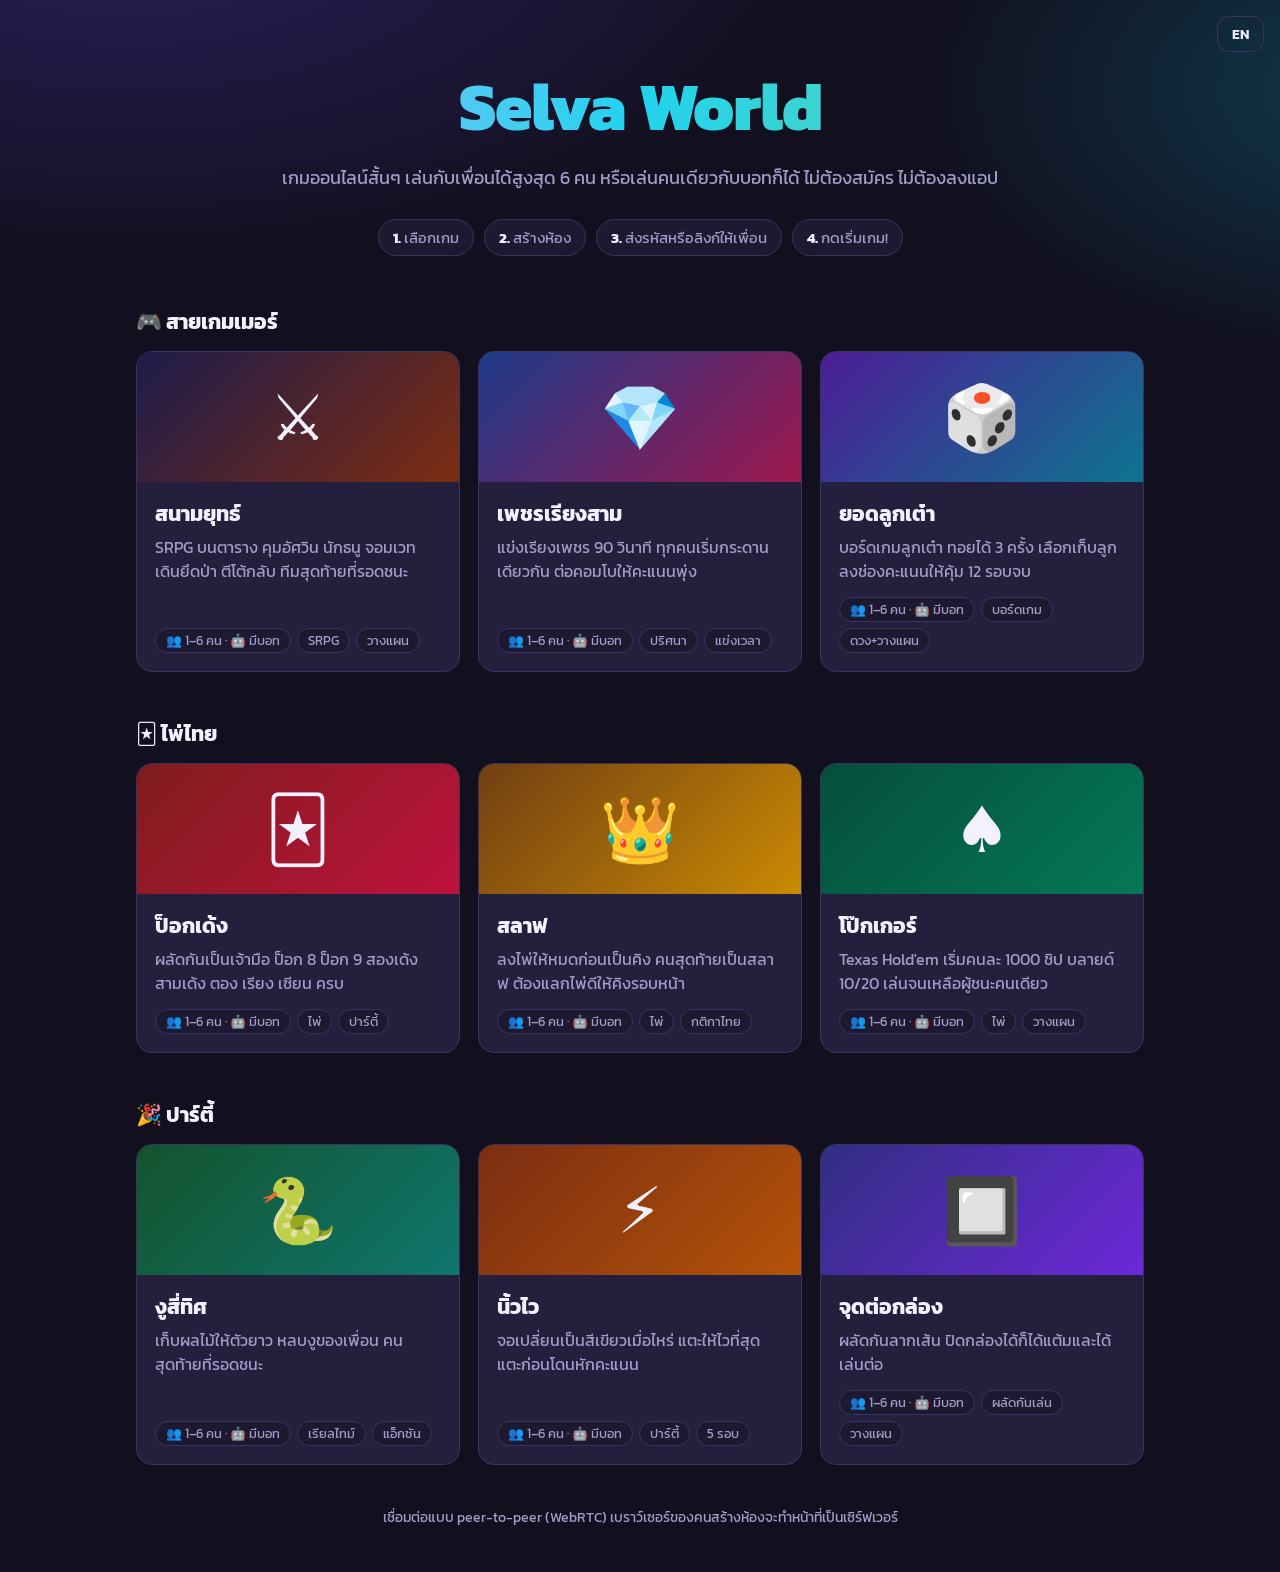
<file: index.html>
<!doctype html>
<html lang="th">
<head>
  <meta charset="utf-8">
  <meta name="viewport" content="width=device-width, initial-scale=1">
  <title>Selva World</title>
  <meta name="description" content="Selva World: เกมออนไลน์เล่นกับเพื่อนได้ 1–6 คนบนเว็บ · Online games for 1–6 friends in the browser">
  <link rel="icon" href="data:image/svg+xml,<svg xmlns='http://www.w3.org/2000/svg' viewBox='0 0 100 100'><text y='.9em' font-size='90'>🎮</text></svg>">
  <link rel="stylesheet" href="css/style.css">
</head>
<body>
  <header class="hero">
    <h1 class="logo">Selva World</h1>
    <p data-i18n="p.tagline"></p>
    <ol class="steps">
      <li><b>1.</b> <span data-i18n="p.step1"></span></li>
      <li><b>2.</b> <span data-i18n="p.step2"></span></li>
      <li><b>3.</b> <span data-i18n="p.step3"></span></li>
      <li><b>4.</b> <span data-i18n="p.step4"></span></li>
    </ol>
  </header>

  <main class="wrap">
    <div id="games"></div>
  </main>

  <p class="footer" data-i18n="p.footer"></p>

  <script type="module">
    import { t, addStrings, onLang } from './js/i18n.js';

    // To add a game: add it to a section below, add its name ('g.<id>') to js/i18n.js,
    // its description/tags here, and create games/<id>/.
    const SECTIONS = [
      { title: 'p.sec.gamer', games: [
        { id: 'tactics',  icon: '⚔️', bg: 'linear-gradient(135deg,#1e1b4b,#7c2d12)', tags: ['tag.srpg', 'tag.strategy'] },
        { id: 'gems',     icon: '💎', bg: 'linear-gradient(135deg,#1e3a8a,#9d174d)', tags: ['tag.puzzle', 'tag.timed'] },
        { id: 'dice',     icon: '🎲', bg: 'linear-gradient(135deg,#4c1d95,#0e7490)', tags: ['tag.board', 'tag.luck'] },
      ] },
      { title: 'p.sec.cards', games: [
        { id: 'pokdeng',  icon: '🃏', bg: 'linear-gradient(135deg,#7f1d1d,#be123c)', tags: ['tag.cards', 'tag.party'] },
        { id: 'slave',    icon: '👑', bg: 'linear-gradient(135deg,#713f12,#ca8a04)', tags: ['tag.cards', 'tag.thai'] },
        { id: 'poker',    icon: '♠️', bg: 'linear-gradient(135deg,#064e3b,#047857)', tags: ['tag.cards', 'tag.strategy'] },
      ] },
      { title: 'p.sec.party', games: [
        { id: 'snake',    icon: '🐍', bg: 'linear-gradient(135deg,#14532d,#0f766e)', tags: ['tag.realtime', 'tag.action'] },
        { id: 'reaction', icon: '⚡', bg: 'linear-gradient(135deg,#7c2d12,#b45309)', tags: ['tag.party', 'tag.5rounds'] },
        { id: 'dots',     icon: '🔲', bg: 'linear-gradient(135deg,#312e81,#6d28d9)', tags: ['tag.turns', 'tag.strategy'] },
      ] },
    ];

    addStrings({
      th: {
        'p.tagline': 'เกมออนไลน์สั้นๆ เล่นกับเพื่อนได้สูงสุด 6 คน หรือเล่นคนเดียวกับบอทก็ได้ ไม่ต้องสมัคร ไม่ต้องลงแอป',
        'p.step1': 'เลือกเกม', 'p.step2': 'สร้างห้อง', 'p.step3': 'ส่งรหัสหรือลิงก์ให้เพื่อน', 'p.step4': 'กดเริ่มเกม!',
        'p.footer': 'เชื่อมต่อแบบ peer-to-peer (WebRTC) เบราว์เซอร์ของคนสร้างห้องจะทำหน้าที่เป็นเซิร์ฟเวอร์',
        'p.sec.gamer': '🎮 สายเกมเมอร์', 'p.sec.cards': '🃏 ไพ่ไทย', 'p.sec.party': '🎉 ปาร์ตี้',
        'p.players': '👥 1–6 คน · 🤖 มีบอท',
        'd.tactics': 'SRPG บนตาราง คุมอัศวิน นักธนู จอมเวท เดินยึดป่า ตีโต้กลับ ทีมสุดท้ายที่รอดชนะ',
        'd.gems': 'แข่งเรียงเพชร 90 วินาที ทุกคนเริ่มกระดานเดียวกัน ต่อคอมโบให้คะแนนพุ่ง',
        'd.dice': 'บอร์ดเกมลูกเต๋า ทอยได้ 3 ครั้ง เลือกเก็บลูก ลงช่องคะแนนให้คุ้ม 12 รอบจบ',
        'd.pokdeng': 'ผลัดกันเป็นเจ้ามือ ป็อก 8 ป็อก 9 สองเด้ง สามเด้ง ตอง เรียง เซียน ครบ',
        'd.slave': 'ลงไพ่ให้หมดก่อนเป็นคิง คนสุดท้ายเป็นสลาฟ ต้องแลกไพ่ดีให้คิงรอบหน้า',
        'd.poker': "Texas Hold'em เริ่มคนละ 1000 ชิป บลายด์ 10/20 เล่นจนเหลือผู้ชนะคนเดียว",
        'd.snake': 'เก็บผลไม้ให้ตัวยาว หลบงูของเพื่อน คนสุดท้ายที่รอดชนะ',
        'd.reaction': 'จอเปลี่ยนเป็นสีเขียวเมื่อไหร่ แตะให้ไวที่สุด แตะก่อนโดนหักคะแนน',
        'd.dots': 'ผลัดกันลากเส้น ปิดกล่องได้ก็ได้แต้มและได้เล่นต่อ',
        'tag.srpg': 'SRPG', 'tag.strategy': 'วางแผน', 'tag.puzzle': 'ปริศนา', 'tag.timed': 'แข่งเวลา', 'tag.board': 'บอร์ดเกม',
        'tag.luck': 'ดวง+วางแผน', 'tag.cards': 'ไพ่', 'tag.party': 'ปาร์ตี้', 'tag.thai': 'กติกาไทย', 'tag.realtime': 'เรียลไทม์',
        'tag.action': 'แอ็กชัน', 'tag.5rounds': '5 รอบ', 'tag.turns': 'ผลัดกันเล่น',
      },
      en: {
        'p.tagline': 'Quick online games for up to 6 friends, or play solo against bots. No sign-up, no install.',
        'p.step1': 'Pick a game', 'p.step2': 'Create a room', 'p.step3': 'Send the code or link to friends', 'p.step4': 'Hit start!',
        'p.footer': "Peer-to-peer (WebRTC): the room creator's browser acts as the game server",
        'p.sec.gamer': '🎮 For gamers', 'p.sec.cards': '🃏 Thai card games', 'p.sec.party': '🎉 Party',
        'p.players': '👥 1–6 players · 🤖 bots',
        'd.tactics': 'Grid SRPG: command a knight, archer and mage, take the forests, trade blows. Last squad standing wins.',
        'd.gems': 'A 90-second match-3 race. Everyone starts from the same board; chain combos to rack up points.',
        'd.dice': 'Tabletop dice: roll up to 3 times, keep the dice you like and fill the best category. 12 rounds.',
        'd.pokdeng': 'Take turns as dealer. Pok 8/9, double and triple deng, three of a kind, straights, court cards.',
        'd.slave': 'Get rid of your cards first to be King. The last one out is the Slave and hands over their best cards.',
        'd.poker': "Texas Hold'em with 1000 chips each and 10/20 blinds, played until one winner remains.",
        'd.snake': 'Eat fruit to grow, dodge the other snakes. Last snake alive wins.',
        'd.reaction': "Tap the moment the screen turns green. Tap too early and you lose a point.",
        'd.dots': 'Take turns drawing lines. Close a box to score and go again.',
        'tag.srpg': 'SRPG', 'tag.strategy': 'Strategy', 'tag.puzzle': 'Puzzle', 'tag.timed': 'Timed', 'tag.board': 'Tabletop',
        'tag.luck': 'Luck + tactics', 'tag.cards': 'Cards', 'tag.party': 'Party', 'tag.thai': 'Thai rules', 'tag.realtime': 'Real-time',
        'tag.action': 'Action', 'tag.5rounds': '5 rounds', 'tag.turns': 'Turn-based',
      },
    });

    const card = (g) => `
      <a class="game-card" href="games/${g.id}/">
        <div class="art" style="background:${g.bg}">${g.icon}</div>
        <div class="body">
          <h2>${t('g.' + g.id)}</h2>
          <p>${t('d.' + g.id)}</p>
          <div class="tags"><span class="tag">${t('p.players')}</span>${g.tags.map((k) => `<span class="tag">${t(k)}</span>`).join('')}</div>
        </div>
      </a>`;
    const render = () => {
      document.getElementById('games').innerHTML = SECTIONS.map((s) =>
        `<h2 class="section-title">${t(s.title)}</h2><div class="games">${s.games.map(card).join('')}</div>`).join('');
    };
    render();
    onLang(render);
  </script>
</body>
</html>
</file>
<file: css/style.css>
@import url('https://fonts.googleapis.com/css2?family=Kanit:wght@400;600;800&display=swap');

:root {
  --bg: #12101f;
  --bg2: #1c1930;
  --card: #241f3d;
  --line: #3a3360;
  --text: #f3f0ff;
  --muted: #a49cc9;
  --accent: #8b5cf6;
  --accent2: #22d3ee;
  --good: #7bd389;
  --bad: #ff5c7a;
  --radius: 16px;
  color-scheme: dark;
}

* { box-sizing: border-box; }
[hidden] { display: none !important; }

body {
  margin: 0;
  min-height: 100vh;
  font-family: 'Kanit', system-ui, sans-serif;
  color: var(--text);
  background:
    radial-gradient(1200px 600px at 10% -10%, #2b1f5c 0%, transparent 60%),
    radial-gradient(900px 500px at 110% 10%, #0f3b4d 0%, transparent 55%),
    var(--bg);
  background-attachment: fixed;
}

a { color: var(--accent2); }

.wrap { max-width: 1040px; margin: 0 auto; padding: 0 16px; }

/* ---------- top bar ---------- */
.topbar {
  display: flex; align-items: center; gap: 12px;
  max-width: 1040px; margin: 0 auto; padding: 16px;
}
.topbar h1 { font-size: 1.25rem; margin: 0; }
.back { text-decoration: none; color: var(--muted); font-size: .95rem; }
.back:hover { color: var(--text); }

/* ---------- portal ---------- */
.hero { text-align: center; padding: 56px 16px 24px; }
.logo {
  font-size: clamp(2.4rem, 8vw, 4.2rem); font-weight: 800; margin: 0; letter-spacing: -1px;
  background: linear-gradient(90deg, #c4b5fd, var(--accent2), #7bd389);
  -webkit-background-clip: text; background-clip: text; color: transparent;
}
.hero p { color: var(--muted); font-size: 1.1rem; margin: 8px 0 0; }

.steps { display: flex; flex-wrap: wrap; justify-content: center; gap: 10px; margin: 28px 0 8px; padding: 0; list-style: none; }
.steps li {
  background: var(--bg2); border: 1px solid var(--line); border-radius: 999px;
  padding: 6px 14px; color: var(--muted); font-size: .95rem;
}
.steps b { color: var(--text); }

.games { display: grid; grid-template-columns: repeat(auto-fill, minmax(260px, 1fr)); gap: 18px; padding: 8px 0 28px; }
.section-title { font-size: 1.3rem; margin: 18px 0 6px; }
.game-card {
  display: flex; flex-direction: column; text-decoration: none; color: inherit;
  background: var(--card); border: 1px solid var(--line); border-radius: var(--radius); overflow: hidden;
  transition: transform .15s, border-color .15s, box-shadow .15s;
}
.game-card:hover { transform: translateY(-4px); border-color: var(--accent); box-shadow: 0 12px 30px #0006; }
.game-card .art { height: 130px; display: grid; place-items: center; font-size: 64px; }
.game-card .body { padding: 16px 18px 18px; display: flex; flex-direction: column; gap: 6px; flex: 1; }
.game-card h2 { margin: 0; font-size: 1.3rem; }
.game-card p { margin: 0; color: var(--muted); flex: 1; }
.tags { display: flex; gap: 6px; flex-wrap: wrap; margin-top: 8px; }
.tag { font-size: .8rem; padding: 2px 10px; border-radius: 999px; background: var(--bg2); border: 1px solid var(--line); color: var(--muted); }

.footer { text-align: center; color: var(--muted); font-size: .85rem; padding: 0 16px 32px; }

/* ---------- common ---------- */
.card { background: var(--card); border: 1px solid var(--line); border-radius: var(--radius); padding: 24px; }
.muted { color: var(--muted); }
.error { color: var(--bad); min-height: 1.4em; margin: 12px 0 0; }
.row { display: flex; gap: 10px; flex-wrap: wrap; justify-content: center; }

.btn {
  font: inherit; font-weight: 600; cursor: pointer; text-decoration: none; text-align: center;
  padding: 10px 18px; border-radius: 12px; border: 1px solid var(--line);
  background: var(--bg2); color: var(--text); transition: filter .15s, transform .05s;
}
.btn:hover:not(:disabled) { filter: brightness(1.2); }
.btn:active:not(:disabled) { transform: scale(.97); }
.btn:disabled { opacity: .45; cursor: not-allowed; }
.btn.primary { background: linear-gradient(135deg, var(--accent), #6d28d9); border-color: transparent; }
.btn.ghost { background: transparent; }
.btn.big { padding: 14px 28px; font-size: 1.15rem; width: 100%; }

input {
  font: inherit; color: var(--text); background: var(--bg); border: 1px solid var(--line);
  border-radius: 12px; padding: 10px 14px; width: 100%; min-width: 0;
}
input:focus { outline: 2px solid var(--accent); outline-offset: 1px; }

/* ---------- lobby ---------- */
main { max-width: 1040px; margin: 0 auto; padding: 0 16px 48px; }
.lobby { max-width: 440px; margin: 24px auto; display: flex; flex-direction: column; gap: 12px; }
.lobby h2 { margin: 0; }
.lobby h3 { margin: 8px 0 0; font-size: 1rem; }
.lobby p { margin: 0; }
.field { display: flex; flex-direction: column; gap: 6px; }
.field span { color: var(--muted); font-size: .9rem; }
.lobby-actions { display: flex; flex-direction: column; gap: 10px; margin-top: 4px; }
.or { text-align: center; color: var(--muted); font-size: .85rem; }
.join-row, .invite { display: flex; gap: 8px; }
#lb-code { text-transform: uppercase; letter-spacing: 4px; font-weight: 600; }
.code { font-size: 3rem; font-weight: 800; letter-spacing: 10px; text-align: center; color: var(--accent2); line-height: 1; }
.invite input { font-size: .85rem; color: var(--muted); }
.invite .btn { white-space: nowrap; }
.waiting { text-align: center; animation: pulse 1.6s infinite; }
@keyframes pulse { 50% { opacity: .45; } }

.players { list-style: none; margin: 0; padding: 0; display: flex; flex-direction: column; gap: 8px; }
.players li {
  display: flex; align-items: center; gap: 10px; padding: 10px 14px;
  background: var(--bg2); border-radius: 12px; border-left: 4px solid var(--pc);
}
.players .dot { width: 12px; height: 12px; border-radius: 50%; background: var(--pc); flex: none; }
.players .pname { flex: 1; overflow: hidden; text-overflow: ellipsis; white-space: nowrap; }
.players em { color: var(--muted); font-style: normal; font-size: .85rem; }
.players .score { font-weight: 800; font-size: 1.2rem; }
.players li.turn { outline: 2px solid var(--pc); }
.players .rm { padding: 2px 10px; }

/* ---------- game layout ---------- */
.game-layout { display: grid; grid-template-columns: minmax(0, 1fr) 260px; gap: 20px; align-items: start; margin-top: 8px; }
.side { display: flex; flex-direction: column; gap: 12px; }
.side h3 { margin: 0; font-size: 1rem; color: var(--muted); font-weight: 400; }
.banner { text-align: center; font-size: 1.2rem; font-weight: 600; min-height: 1.6em; }
@media (max-width: 760px) { .game-layout { grid-template-columns: 1fr; } }

.overlay { position: fixed; inset: 0; background: #0009; display: grid; place-items: center; padding: 16px; z-index: 10; }
.overlay .card { max-width: 400px; text-align: center; display: flex; flex-direction: column; gap: 16px; }
.overlay p { margin: 0; font-size: 1.1rem; }

/* language toggle */
.lang-toggle { margin-left: auto; padding: 6px 14px; font-size: .9rem; }
.lang-toggle.floating { position: absolute; top: 16px; right: 16px; z-index: 5; }
</file>
